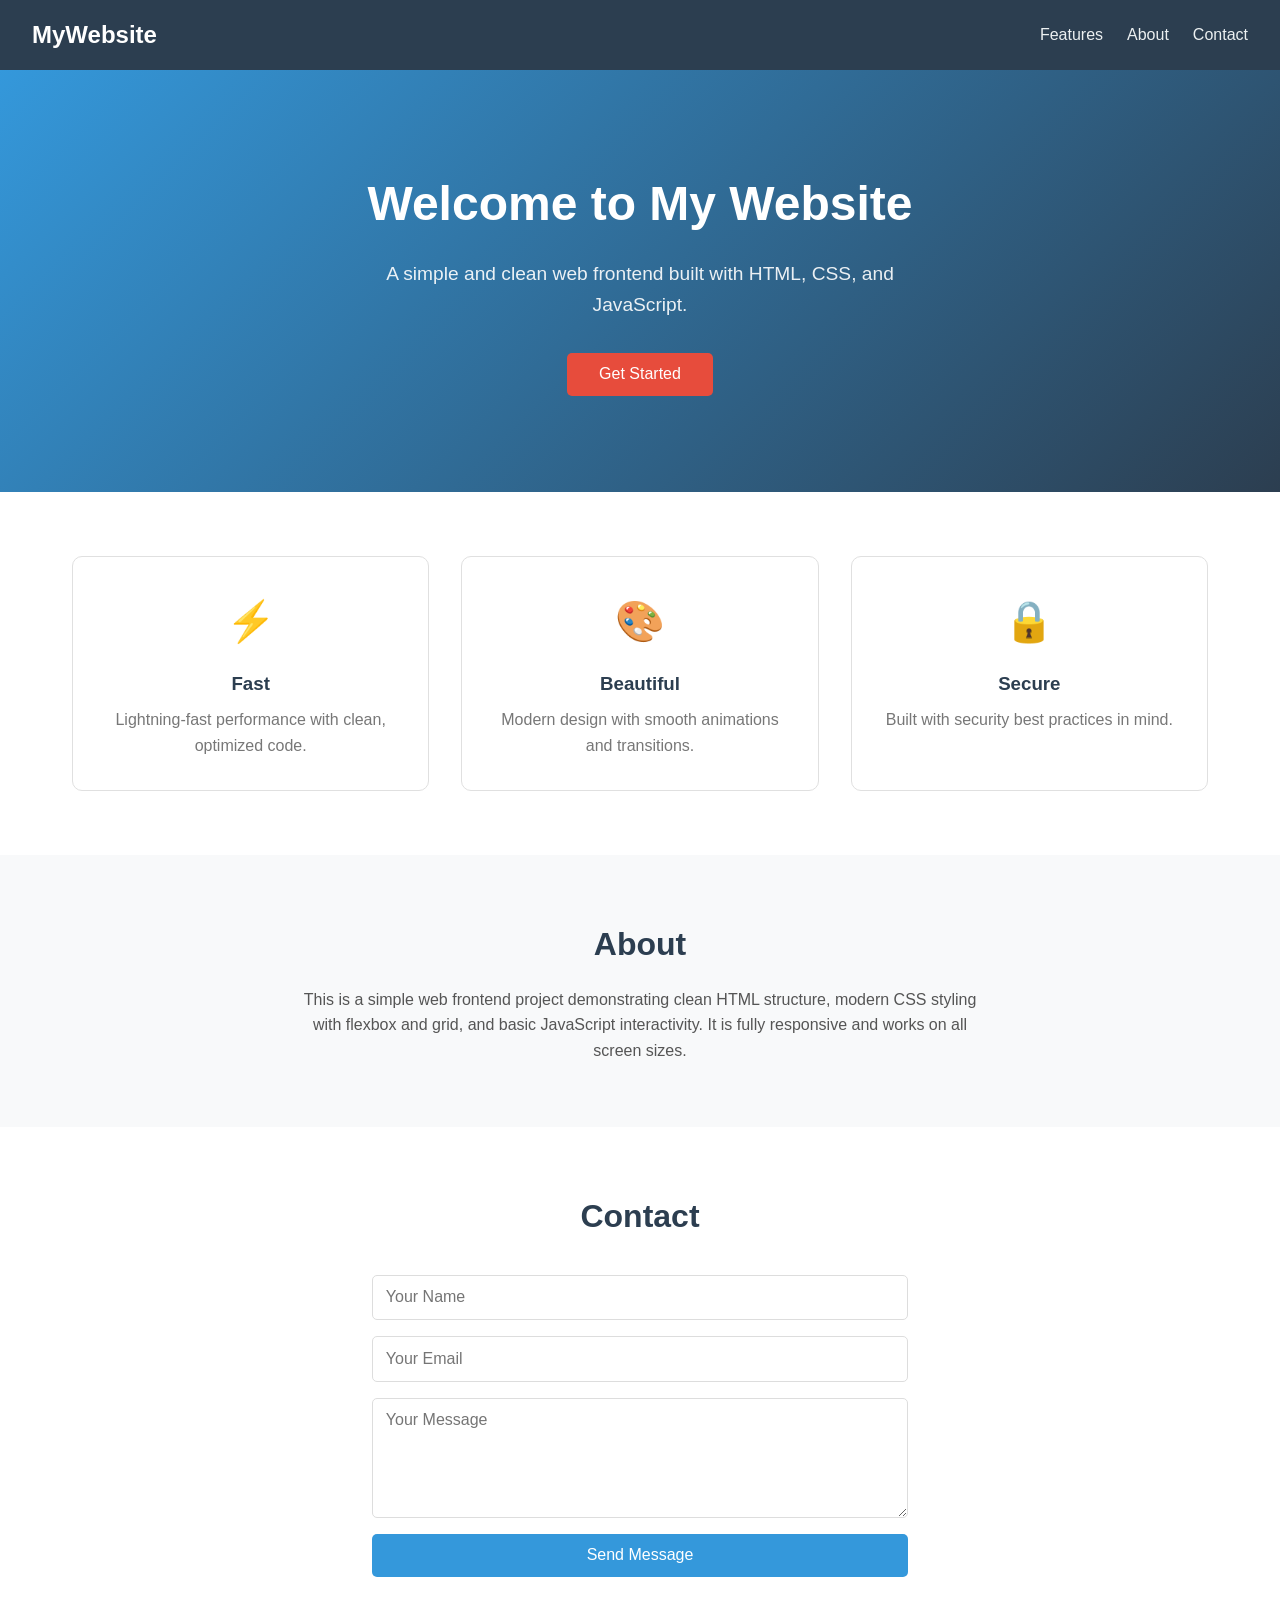
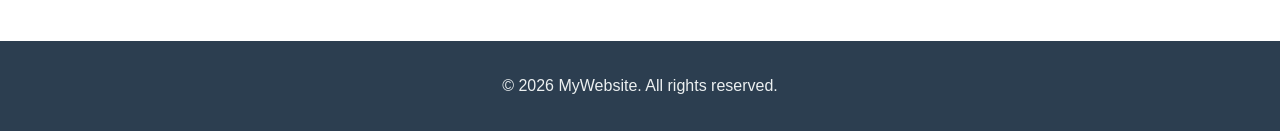
<file: index.html>
<!DOCTYPE html>
<html lang="en">
<head>
    <meta charset="UTF-8">
    <meta name="viewport" content="width=device-width, initial-scale=1.0">
    <title>My Website</title>
    <style>
        * {
            margin: 0;
            padding: 0;
            box-sizing: border-box;
        }

        body {
            font-family: 'Segoe UI', Tahoma, Geneva, Verdana, sans-serif;
            color: #333;
            line-height: 1.6;
        }

        nav {
            background: #2c3e50;
            padding: 1rem 2rem;
            display: flex;
            justify-content: space-between;
            align-items: center;
            position: sticky;
            top: 0;
            z-index: 100;
        }

        nav .logo {
            color: #fff;
            font-size: 1.5rem;
            font-weight: bold;
            text-decoration: none;
        }

        nav ul {
            list-style: none;
            display: flex;
            gap: 1.5rem;
        }

        nav ul a {
            color: #ecf0f1;
            text-decoration: none;
            transition: color 0.3s;
        }

        nav ul a:hover {
            color: #3498db;
        }

        .hero {
            background: linear-gradient(135deg, #3498db, #2c3e50);
            color: #fff;
            text-align: center;
            padding: 6rem 2rem;
        }

        .hero h1 {
            font-size: 3rem;
            margin-bottom: 1rem;
        }

        .hero p {
            font-size: 1.2rem;
            max-width: 600px;
            margin: 0 auto 2rem;
            opacity: 0.9;
        }

        .hero button {
            background: #e74c3c;
            color: #fff;
            border: none;
            padding: 0.8rem 2rem;
            font-size: 1rem;
            border-radius: 5px;
            cursor: pointer;
            transition: background 0.3s;
        }

        .hero button:hover {
            background: #c0392b;
        }

        .features {
            display: grid;
            grid-template-columns: repeat(auto-fit, minmax(280px, 1fr));
            gap: 2rem;
            padding: 4rem 2rem;
            max-width: 1200px;
            margin: 0 auto;
        }

        .card {
            background: #fff;
            border: 1px solid #e0e0e0;
            border-radius: 10px;
            padding: 2rem;
            text-align: center;
            transition: transform 0.3s, box-shadow 0.3s;
        }

        .card:hover {
            transform: translateY(-5px);
            box-shadow: 0 10px 30px rgba(0, 0, 0, 0.1);
        }

        .card .icon {
            font-size: 2.5rem;
            margin-bottom: 1rem;
        }

        .card h3 {
            margin-bottom: 0.5rem;
            color: #2c3e50;
        }

        .card p {
            color: #777;
        }

        .about {
            background: #f8f9fa;
            padding: 4rem 2rem;
            text-align: center;
        }

        .about h2 {
            font-size: 2rem;
            margin-bottom: 1rem;
            color: #2c3e50;
        }

        .about p {
            max-width: 700px;
            margin: 0 auto;
            color: #555;
        }

        .contact {
            max-width: 600px;
            margin: 0 auto;
            padding: 4rem 2rem;
        }

        .contact h2 {
            text-align: center;
            font-size: 2rem;
            margin-bottom: 2rem;
            color: #2c3e50;
        }

        .contact form {
            display: flex;
            flex-direction: column;
            gap: 1rem;
        }

        .contact input,
        .contact textarea {
            padding: 0.8rem;
            border: 1px solid #ddd;
            border-radius: 5px;
            font-size: 1rem;
            font-family: inherit;
        }

        .contact input:focus,
        .contact textarea:focus {
            outline: none;
            border-color: #3498db;
        }

        .contact textarea {
            resize: vertical;
            min-height: 120px;
        }

        .contact button {
            background: #3498db;
            color: #fff;
            border: none;
            padding: 0.8rem;
            font-size: 1rem;
            border-radius: 5px;
            cursor: pointer;
            transition: background 0.3s;
        }

        .contact button:hover {
            background: #2980b9;
        }

        footer {
            background: #2c3e50;
            color: #ecf0f1;
            text-align: center;
            padding: 2rem;
        }
    </style>
</head>
<body>
    <nav>
        <a href="#" class="logo">MyWebsite</a>
        <ul>
            <li><a href="#features">Features</a></li>
            <li><a href="#about">About</a></li>
            <li><a href="#contact">Contact</a></li>
        </ul>
    </nav>

    <section class="hero">
        <h1>Welcome to My Website</h1>
        <p>A simple and clean web frontend built with HTML, CSS, and JavaScript.</p>
        <button onclick="document.getElementById('features').scrollIntoView({behavior: 'smooth'})">
            Get Started
        </button>
    </section>

    <section class="features" id="features">
        <div class="card">
            <div class="icon">&#9889;</div>
            <h3>Fast</h3>
            <p>Lightning-fast performance with clean, optimized code.</p>
        </div>
        <div class="card">
            <div class="icon">&#127912;</div>
            <h3>Beautiful</h3>
            <p>Modern design with smooth animations and transitions.</p>
        </div>
        <div class="card">
            <div class="icon">&#128274;</div>
            <h3>Secure</h3>
            <p>Built with security best practices in mind.</p>
        </div>
    </section>

    <section class="about" id="about">
        <h2>About</h2>
        <p>This is a simple web frontend project demonstrating clean HTML structure, modern CSS styling with flexbox and grid, and basic JavaScript interactivity. It is fully responsive and works on all screen sizes.</p>
    </section>

    <section class="contact" id="contact">
        <h2>Contact</h2>
        <form onsubmit="handleSubmit(event)">
            <input type="text" placeholder="Your Name" required>
            <input type="email" placeholder="Your Email" required>
            <textarea placeholder="Your Message" required></textarea>
            <button type="submit">Send Message</button>
        </form>
    </section>

    <footer>
        <p>&copy; 2026 MyWebsite. All rights reserved.</p>
    </footer>

    <script>
        function handleSubmit(event) {
            event.preventDefault();
            alert('Thank you for your message!');
            event.target.reset();
        }
    </script>
</body>
</html>
</file>
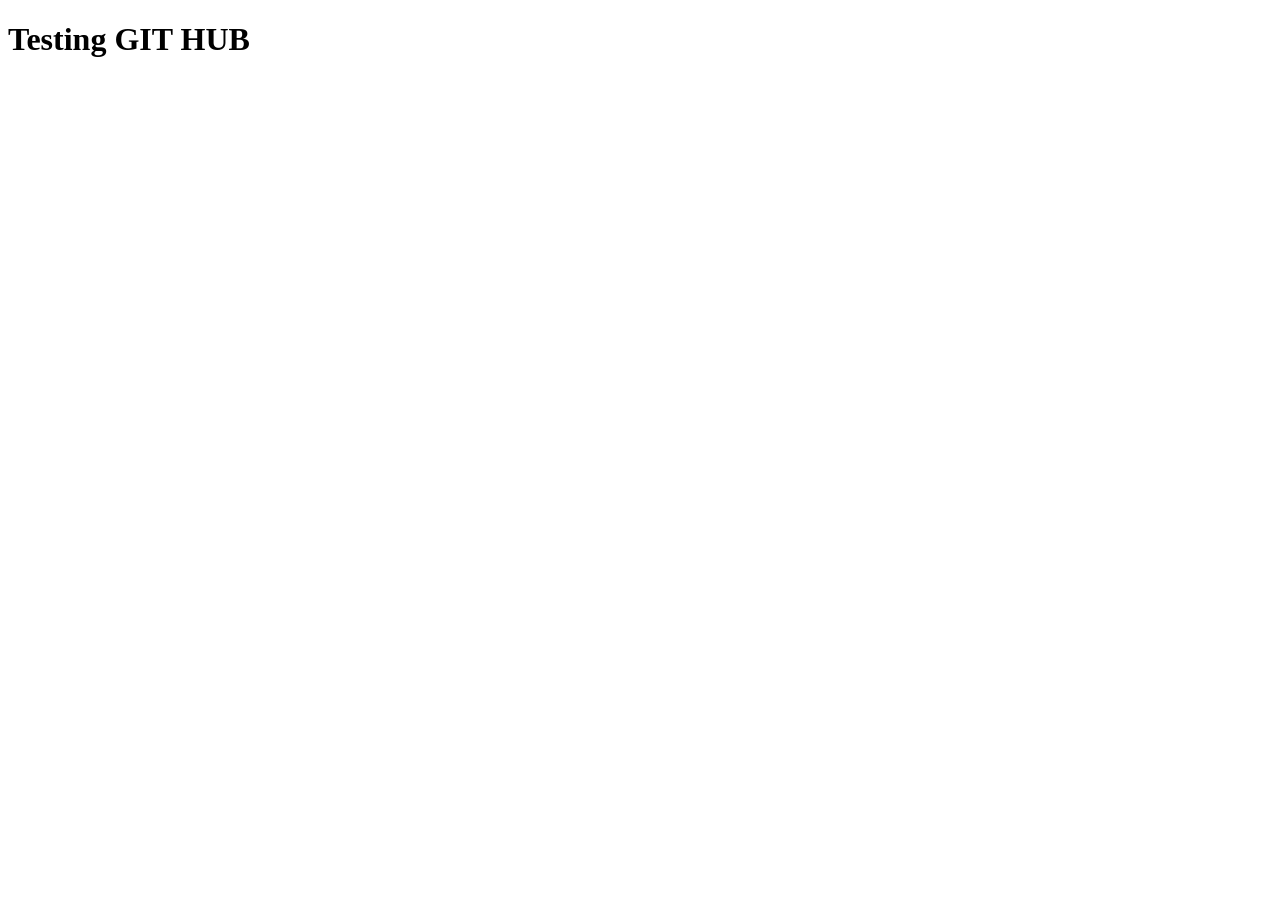
<file: test.html>
<!DOCTYPE html>
<html lang="en">
<head>
    <meta charset="UTF-8">
    <meta name="viewport" content="width=device-width, initial-scale=1.0">
    <title>Document</title>
</head>
<body>
    <h1>Testing GIT HUB</h1>
</body>
</html>
</file>
